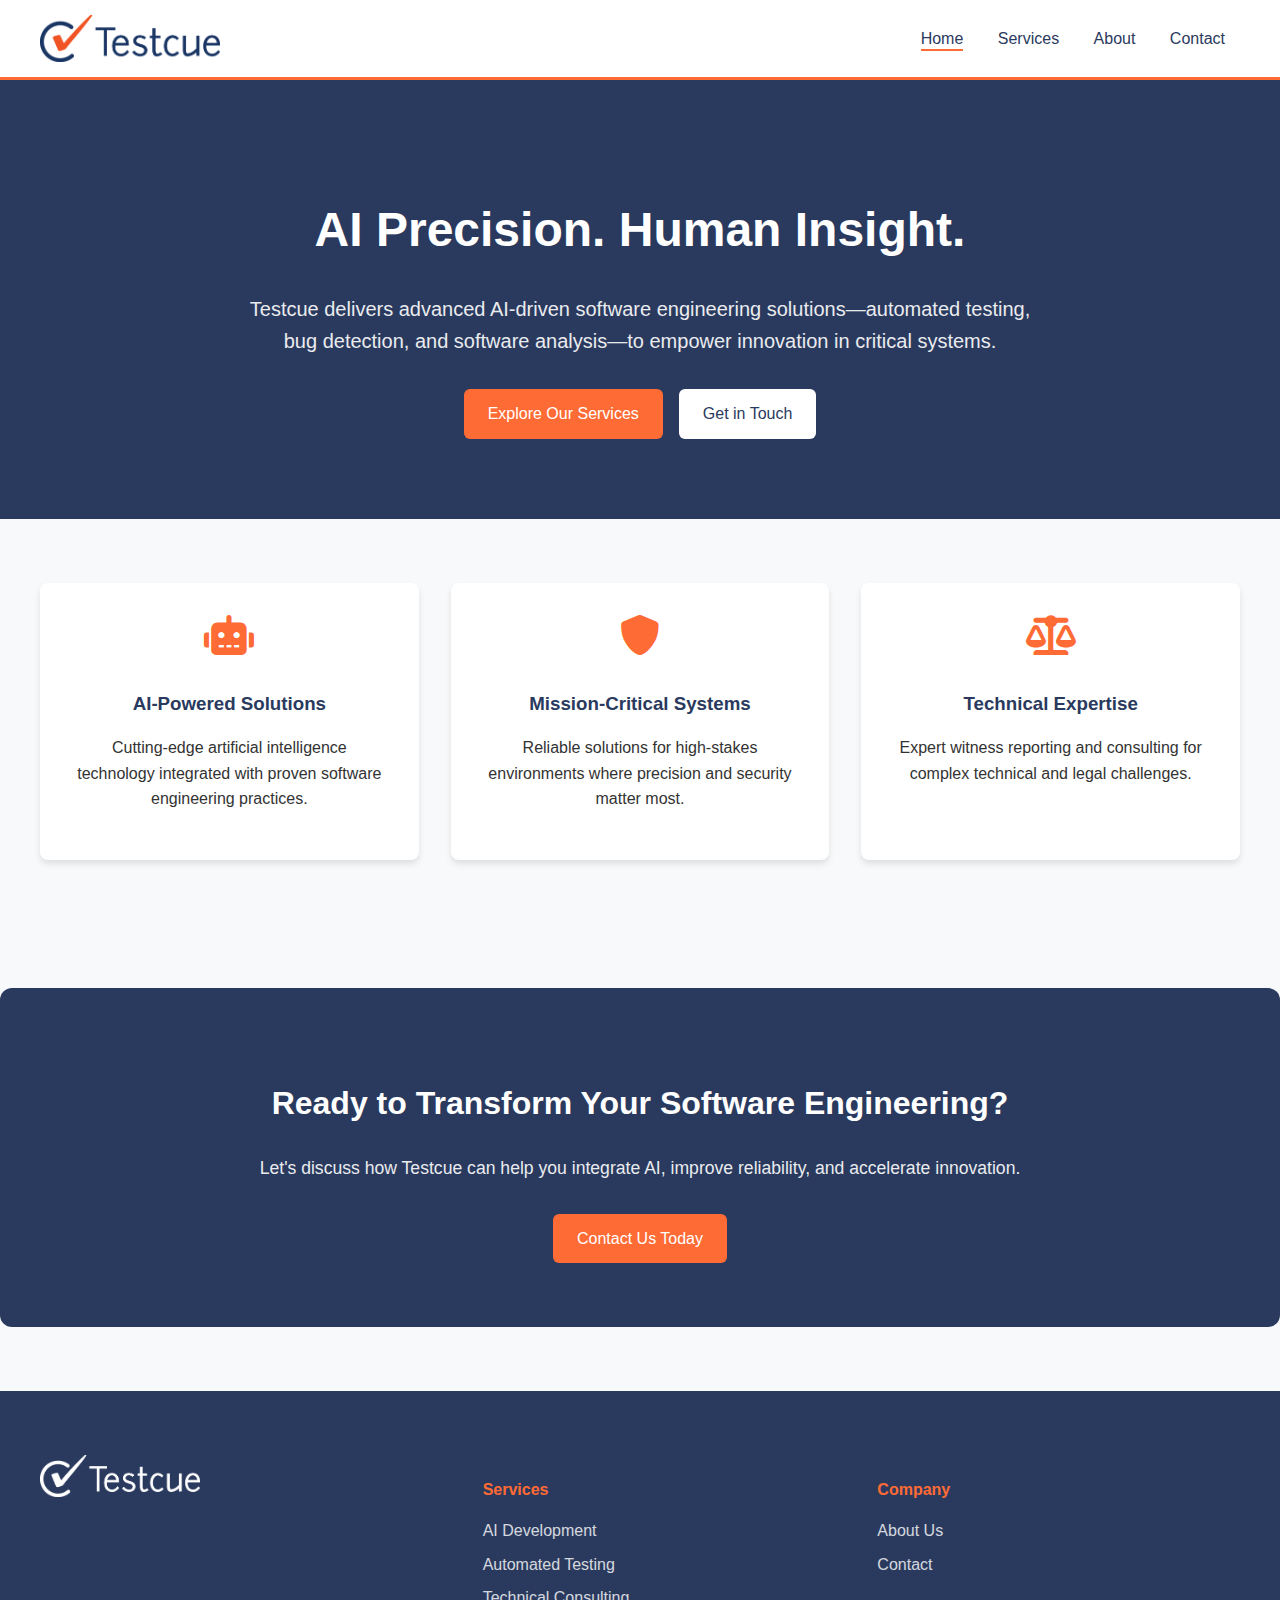
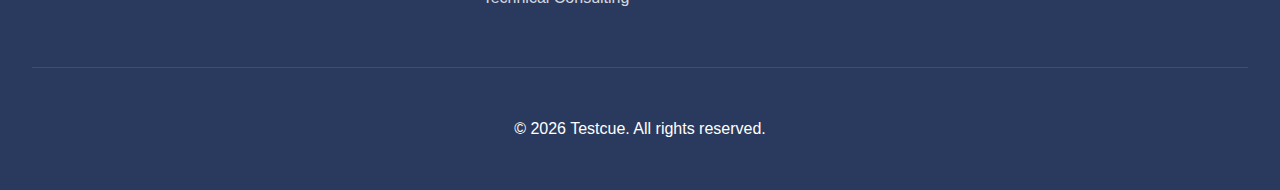
<file: index.html>
<!DOCTYPE html>
<html lang="en">
<head>
    <meta charset="UTF-8" />
    <meta name="viewport" content="width=device-width, initial-scale=1.0"/>
    <title>Testcue</title>
    <link rel="icon" type="image/png" sizes="32x32" href="images/favicon/favicon-32x32.png">
    <link rel="icon" type="image/png" sizes="16x16" href="images/favicon/favicon-16x16.png">
    <link rel="apple-touch-icon" sizes="180x180" href="images/favicon/apple-touch-icon.png">
    <link rel="manifest" href="site.webmanifest">
    <link rel="stylesheet" href="style/main.css" />
    <link rel="stylesheet" href="https://cdnjs.cloudflare.com/ajax/libs/font-awesome/6.0.0/css/all.min.css" />
    <script src="scripts/main.js"></script>
</head>
<body>
    <header>
        <div class="header-flex">
            <img src="images/Testcue_colour.png" alt="Testcue Logo" class="logo"/>
            <nav>
                <a href="index.html" class="active">Home</a>
                <a href="services.html">Services</a>
                <a href="about.html">About</a>
                <a href="contact.html">Contact</a>
            </nav>
        </div>
    </header>
    
    <div class="hero">
        <div class="hero-content">
            <h1>AI Precision. Human Insight.</h1>
            <p class="hero-text">Testcue delivers advanced AI-driven software engineering solutions—automated testing, bug detection, and software analysis—to empower innovation in critical systems.</p>
            <div class="hero-buttons">
                <a href="services.html" class="btn btn-primary">Explore Our Services</a>
                <a href="contact.html" class="btn btn-secondary">Get in Touch</a>
            </div>
        </div>
    </div>

    <main class="home-main">
        <section class="features">
            <div class="feature-card">
                <i class="fas fa-robot"></i>
                <h3>AI-Powered Solutions</h3>
                <p>Cutting-edge artificial intelligence technology integrated with proven software engineering practices.</p>
            </div>
            <div class="feature-card">
                <i class="fas fa-shield-alt"></i>
                <h3>Mission-Critical Systems</h3>
                <p>Reliable solutions for high-stakes environments where precision and security matter most.</p>
            </div>
            <div class="feature-card">
                <i class="fas fa-balance-scale"></i>
                <h3>Technical Expertise</h3>
                <p>Expert witness reporting and consulting for complex technical and legal challenges.</p>
            </div>
        </section>

        <section class="cta-section">
            <h2>Ready to Transform Your Software Engineering?</h2>
            <p>Let's discuss how Testcue can help you integrate AI, improve reliability, and accelerate innovation.</p>
            <a href="contact.html" class="btn btn-primary">Contact Us Today</a>
        </section>
    </main>

    <footer>
        <div class="footer-content">
            <div class="footer-logo">
                <img src="images/Testcue_white.png" alt="Testcue Logo" class="footer-logo-img"/>
            </div>
            <div class="footer-links">
                <div class="footer-column">
                    <h4>Services</h4>
                    <a href="services.html#ai-development">AI Development</a>
                    <a href="services.html#testing">Automated Testing</a>
                    <a href="services.html#consulting">Technical Consulting</a>
                </div>
                <div class="footer-column">
                    <h4>Company</h4>
                    <a href="about.html">About Us</a>
                    <a href="contact.html">Contact</a>
                </div>
            </div>
        </div>
        <div class="footer-bottom">
            <p>&copy; <span id="copyright-year"></span> Testcue. All rights reserved.</p>
        </div>
    </footer>
</body>
</html>
</file>
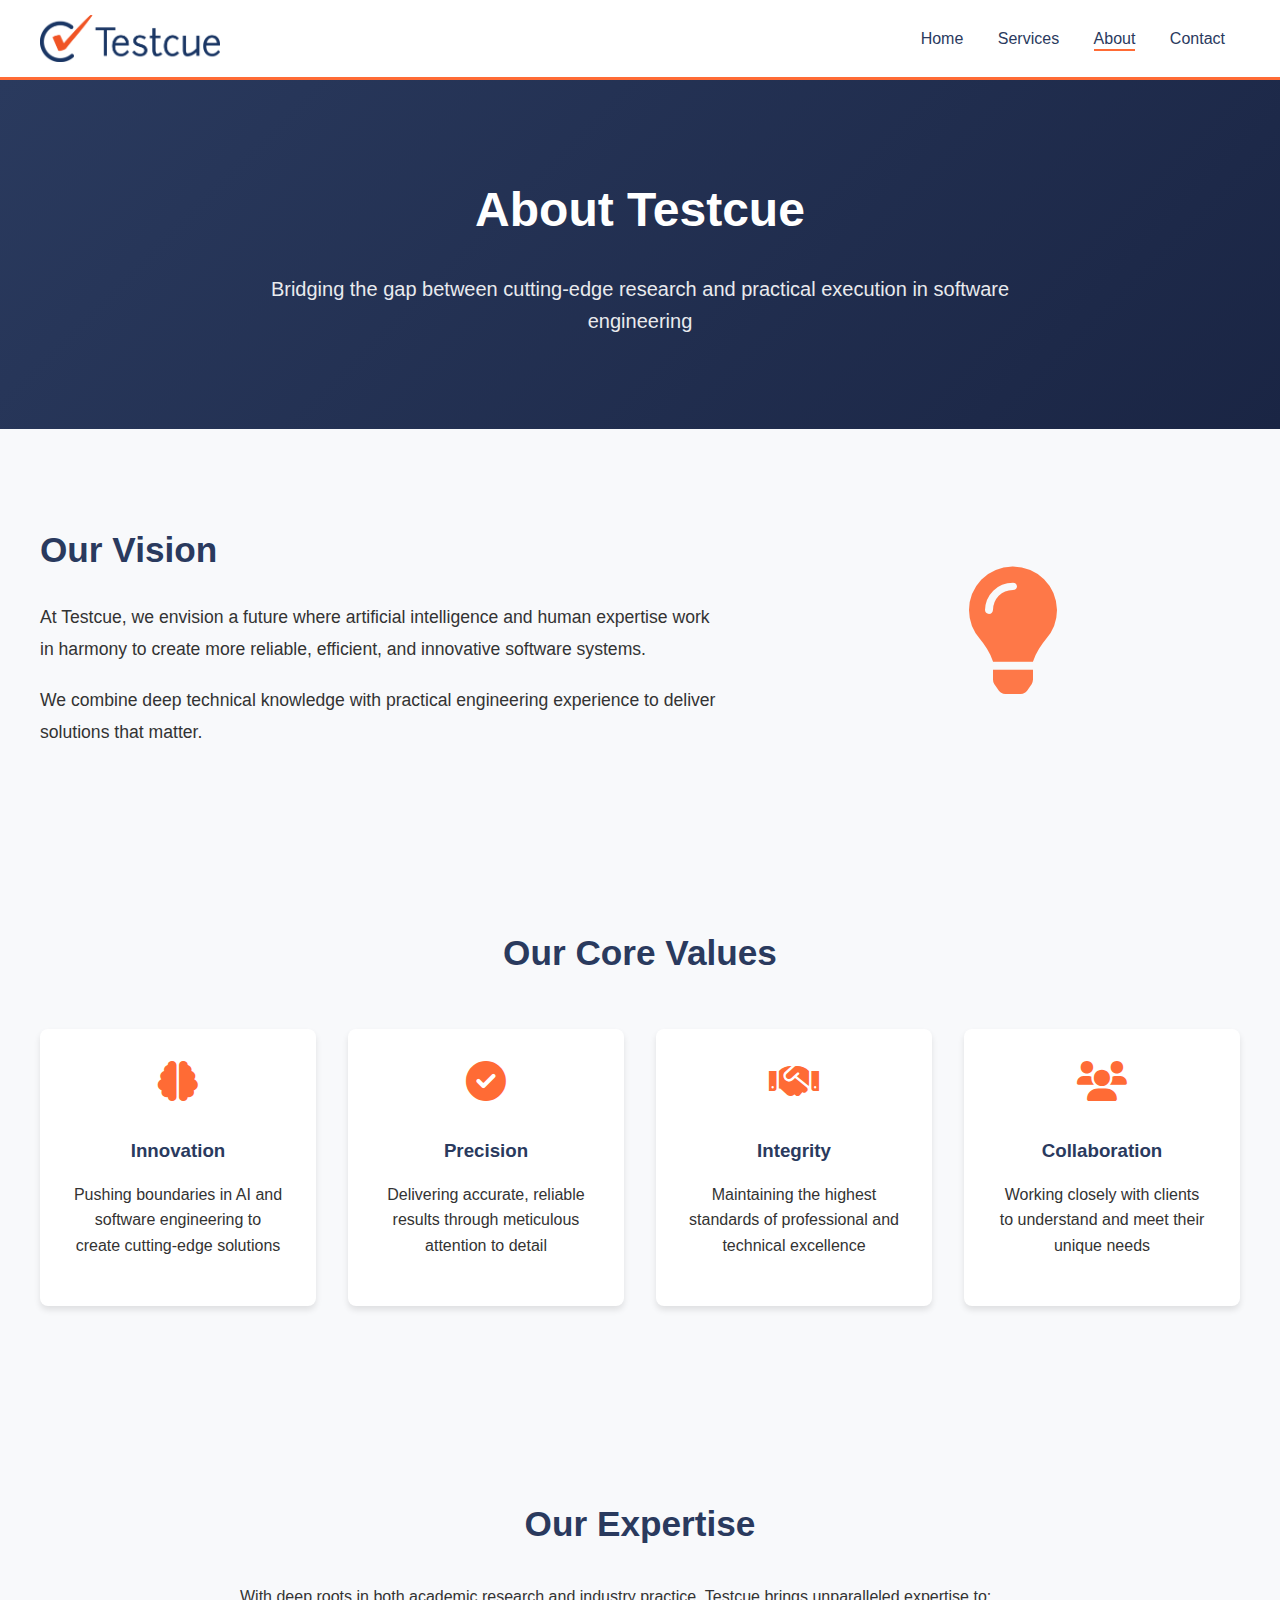
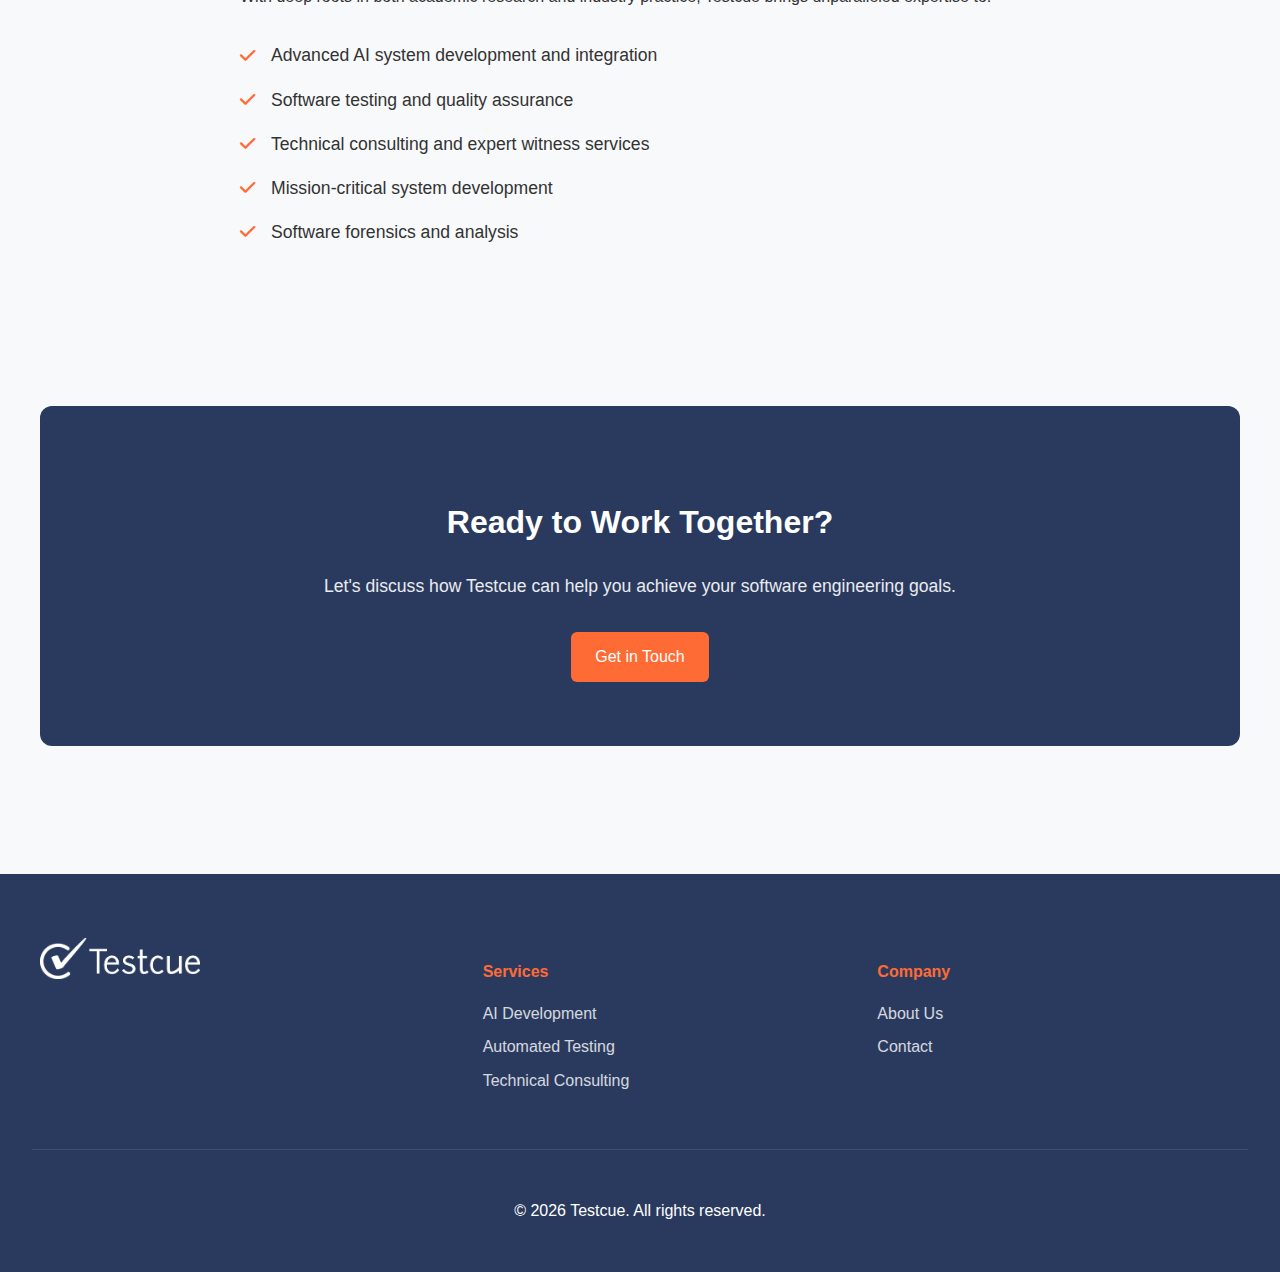
<file: about.html>
<!DOCTYPE html>
<html lang="en">
<head>
    <meta charset="UTF-8" />
    <meta name="viewport" content="width=device-width, initial-scale=1.0"/>
    <title>About - Testcue</title>
    <link rel="icon" type="image/png" sizes="32x32" href="images/favicon/favicon-32x32.png">
    <link rel="icon" type="image/png" sizes="16x16" href="images/favicon/favicon-16x16.png">
    <link rel="apple-touch-icon" sizes="180x180" href="images/favicon/apple-touch-icon.png">
    <link rel="manifest" href="site.webmanifest">
    <link rel="stylesheet" href="style/main.css" />
    <link rel="stylesheet" href="https://cdnjs.cloudflare.com/ajax/libs/font-awesome/6.0.0/css/all.min.css" />
    <script src="scripts/main.js"></script>
</head>
<body>
    <header>
        <div class="header-flex">
            <img src="images/Testcue_colour.png" alt="Testcue Logo" class="logo"/>
            <nav>
                <a href="index.html">Home</a>
                <a href="services.html">Services</a>
                <a href="about.html" class="active">About</a>
                <a href="contact.html">Contact</a>
            </nav>
        </div>
    </header>

    <div class="hero about-hero">
        <div class="hero-content">
            <h1>About Testcue</h1>
            <p class="hero-text">Bridging the gap between cutting-edge research and practical execution in software engineering</p>
        </div>
    </div>

    <main class="about-main">
        <section class="about-intro">
            <div class="about-grid">
                <div class="about-text">
                    <h2>Our Vision</h2>
                    <p>At Testcue, we envision a future where artificial intelligence and human expertise work in harmony to create more reliable, efficient, and innovative software systems.</p>
                    <p>We combine deep technical knowledge with practical engineering experience to deliver solutions that matter.</p>
                </div>
                <div class="about-image">
                    <i class="fas fa-lightbulb vision-icon"></i>
                </div>
            </div>
        </section>

        <section class="values-section">
            <h2>Our Core Values</h2>
            <div class="values-grid">
                <div class="value-card">
                    <i class="fas fa-brain"></i>
                    <h3>Innovation</h3>
                    <p>Pushing boundaries in AI and software engineering to create cutting-edge solutions</p>
                </div>
                <div class="value-card">
                    <i class="fas fa-check-circle"></i>
                    <h3>Precision</h3>
                    <p>Delivering accurate, reliable results through meticulous attention to detail</p>
                </div>
                <div class="value-card">
                    <i class="fas fa-handshake"></i>
                    <h3>Integrity</h3>
                    <p>Maintaining the highest standards of professional and technical excellence</p>
                </div>
                <div class="value-card">
                    <i class="fas fa-users"></i>
                    <h3>Collaboration</h3>
                    <p>Working closely with clients to understand and meet their unique needs</p>
                </div>
            </div>
        </section>

        <section class="expertise-section">
            <h2>Our Expertise</h2>
            <div class="expertise-content">
                <div class="expertise-text">
                    <p>With deep roots in both academic research and industry practice, Testcue brings unparalleled expertise to:</p>
                    <ul class="expertise-list">
                        <li><i class="fas fa-check"></i>Advanced AI system development and integration</li>
                        <li><i class="fas fa-check"></i>Software testing and quality assurance</li>
                        <li><i class="fas fa-check"></i>Technical consulting and expert witness services</li>
                        <li><i class="fas fa-check"></i>Mission-critical system development</li>
                        <li><i class="fas fa-check"></i>Software forensics and analysis</li>
                    </ul>
                </div>
            </div>
        </section>

        <section class="cta-section">
            <h2>Ready to Work Together?</h2>
            <p>Let's discuss how Testcue can help you achieve your software engineering goals.</p>
            <a href="contact.html" class="btn btn-primary">Get in Touch</a>
        </section>
    </main>

    <footer>
        <div class="footer-content">
            <div class="footer-logo">
                <img src="images/Testcue_white.png" alt="Testcue Logo" class="footer-logo-img"/>
            </div>
            <div class="footer-links">
                <div class="footer-column">
                    <h4>Services</h4>
                    <a href="services.html#ai-development">AI Development</a>
                    <a href="services.html#testing">Automated Testing</a>
                    <a href="services.html#consulting">Technical Consulting</a>
                </div>
                <div class="footer-column">
                    <h4>Company</h4>
                    <a href="about.html">About Us</a>
                    <a href="contact.html">Contact</a>
                </div>
            </div>
        </div>
        <div class="footer-bottom">
            <p>&copy; <span id="copyright-year"></span> Testcue. All rights reserved.</p>
        </div>
    </footer>
</body>
</html>
</file>
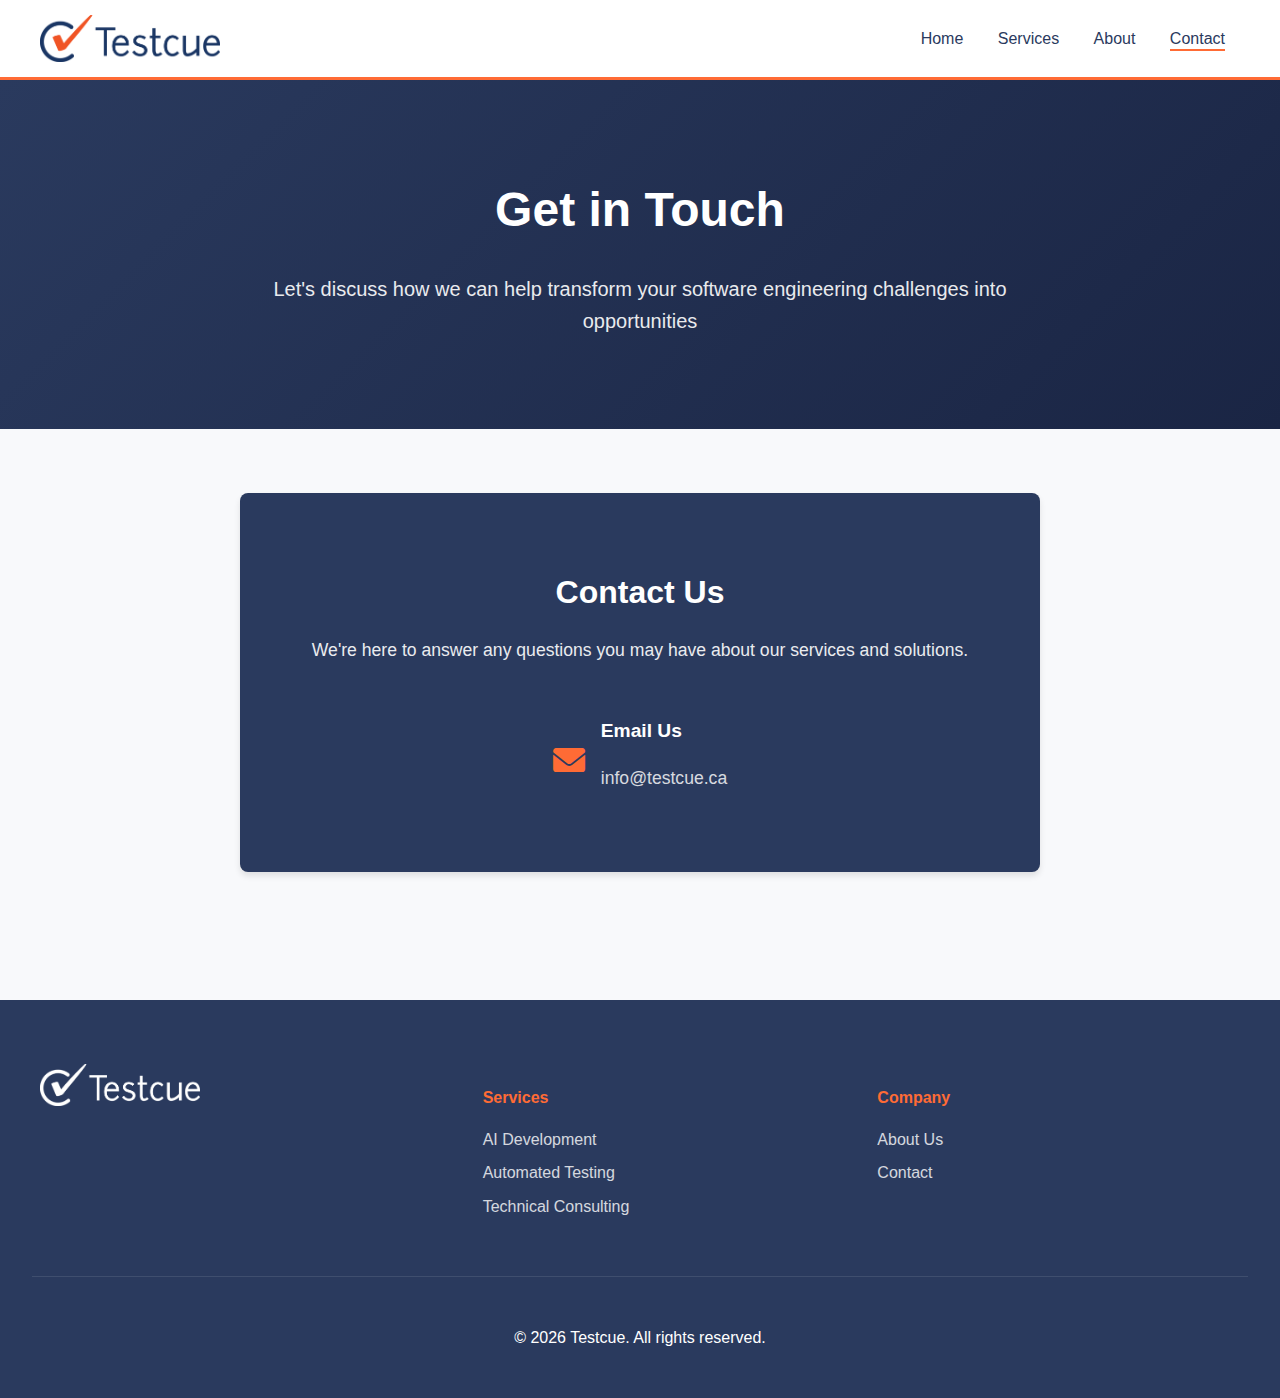
<file: contact.html>
<!DOCTYPE html>
<html lang="en">
<head>
    <meta charset="UTF-8" />
    <meta name="viewport" content="width=device-width, initial-scale=1.0"/>
    <title>Contact - Testcue</title>
    <link rel="icon" type="image/png" sizes="32x32" href="images/favicon/favicon-32x32.png">
    <link rel="icon" type="image/png" sizes="16x16" href="images/favicon/favicon-16x16.png">
    <link rel="apple-touch-icon" sizes="180x180" href="images/favicon/apple-touch-icon.png">
    <link rel="manifest" href="site.webmanifest">
    <link rel="stylesheet" href="style/main.css" />
    <link rel="stylesheet" href="https://cdnjs.cloudflare.com/ajax/libs/font-awesome/6.0.0/css/all.min.css" />
    <script src="scripts/main.js"></script>
</head>
<body>
    <header>
        <div class="header-flex">
            <img src="images/Testcue_colour.png" alt="Testcue Logo" class="logo"/>
            <nav>
                <a href="index.html">Home</a>
                <a href="services.html">Services</a>
                <a href="about.html">About</a>
                <a href="contact.html" class="active">Contact</a>
            </nav>
        </div>
    </header>

    <div class="hero contact-hero">
        <div class="hero-content">
            <h1>Get in Touch</h1>
            <p class="hero-text">Let's discuss how we can help transform your software engineering challenges into opportunities</p>
        </div>
    </div>

    <main class="contact-main">
        <section class="contact-info-section">
            <div class="contact-info-card">
                <h2>Contact Us</h2>
                <p>We're here to answer any questions you may have about our services and solutions.</p>
                
                <div class="contact-method">
                    <i class="fas fa-envelope"></i>
                    <div>
                        <h3>Email Us</h3>
                        <p><a href="mailto:info@testcue.ca">info@testcue.ca</a></p>
                    </div>
                </div>
            </div>
        </section>
    </main>

    <footer>
        <div class="footer-content">
            <div class="footer-logo">
                <img src="images/Testcue_white.png" alt="Testcue Logo" class="footer-logo-img"/>
            </div>
            <div class="footer-links">
                <div class="footer-column">
                    <h4>Services</h4>
                    <a href="services.html#ai-development">AI Development</a>
                    <a href="services.html#testing">Automated Testing</a>
                    <a href="services.html#consulting">Technical Consulting</a>
                </div>
                <div class="footer-column">
                    <h4>Company</h4>
                    <a href="about.html">About Us</a>
                    <a href="contact.html">Contact</a>
                </div>
            </div>
        </div>
        <div class="footer-bottom">
            <p>&copy; <span id="copyright-year"></span> Testcue. All rights reserved.</p>
        </div>
    </footer>
</body>
</html>
</file>
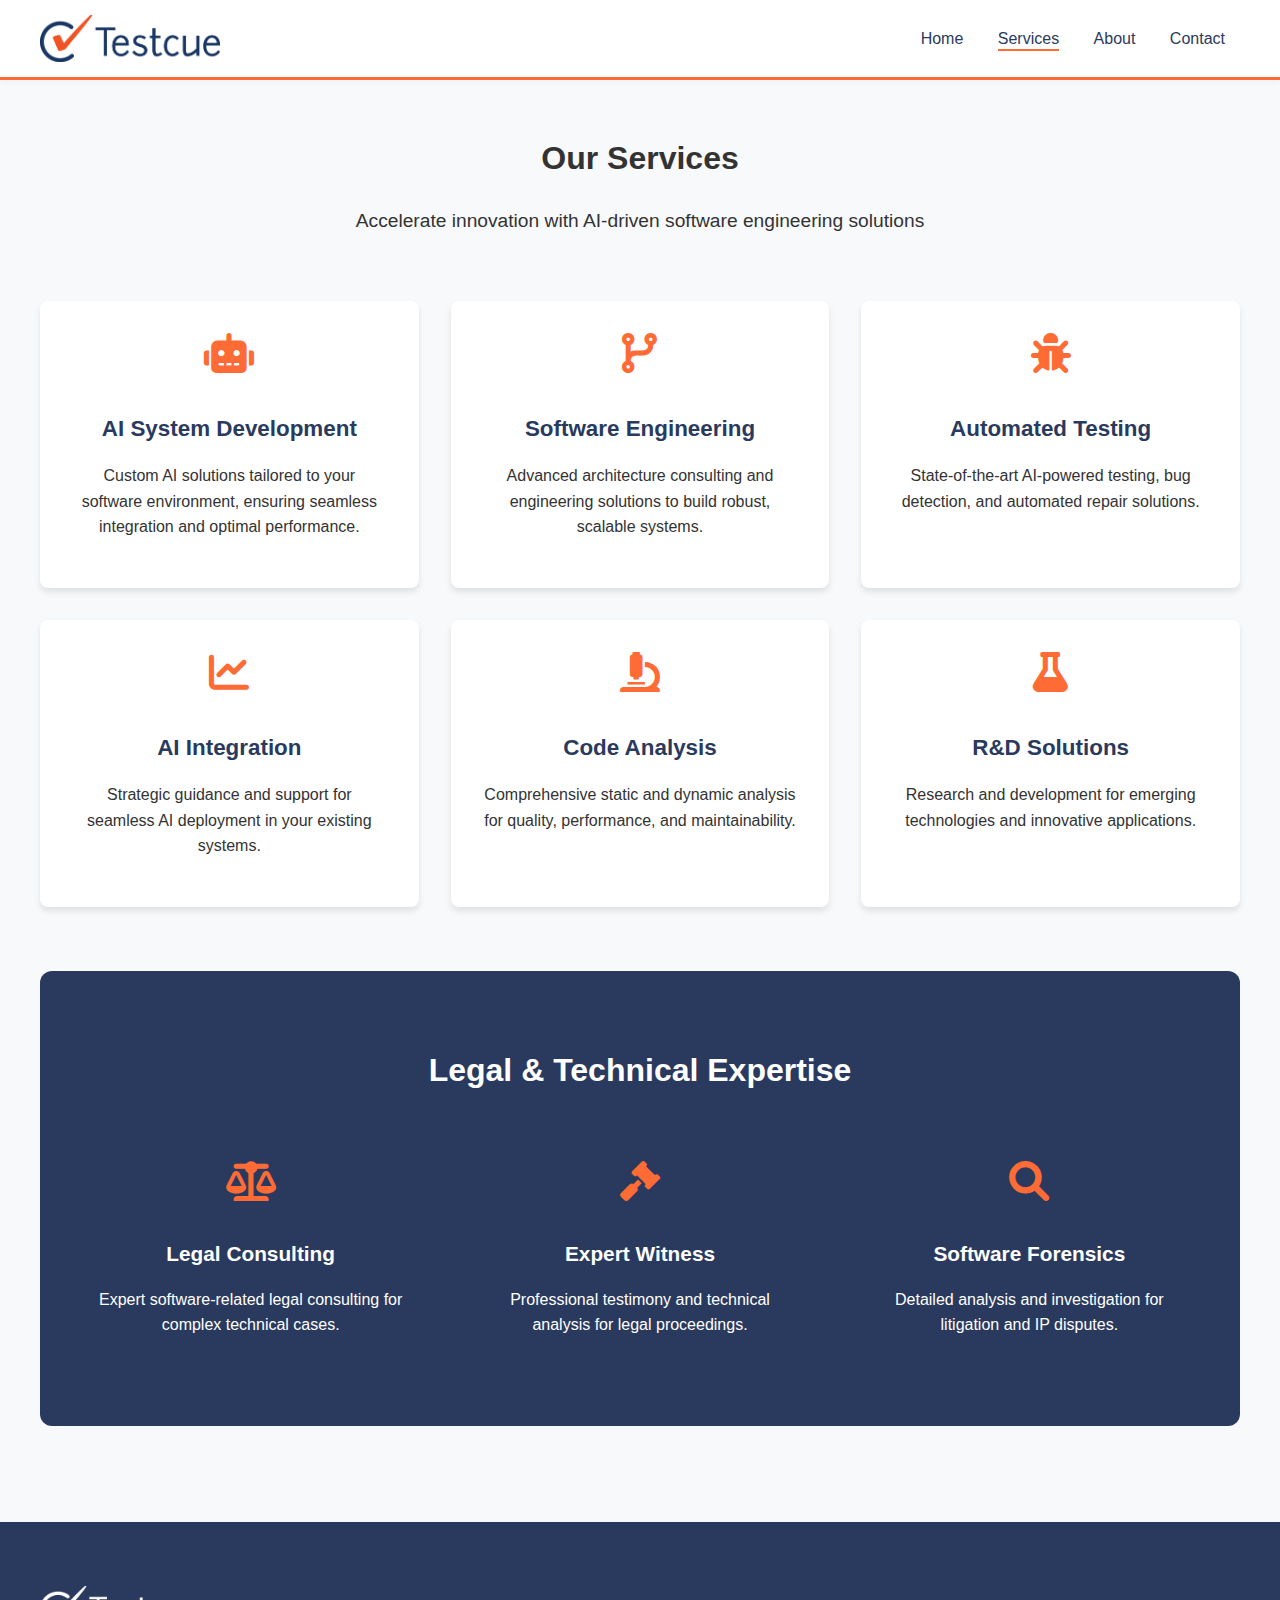
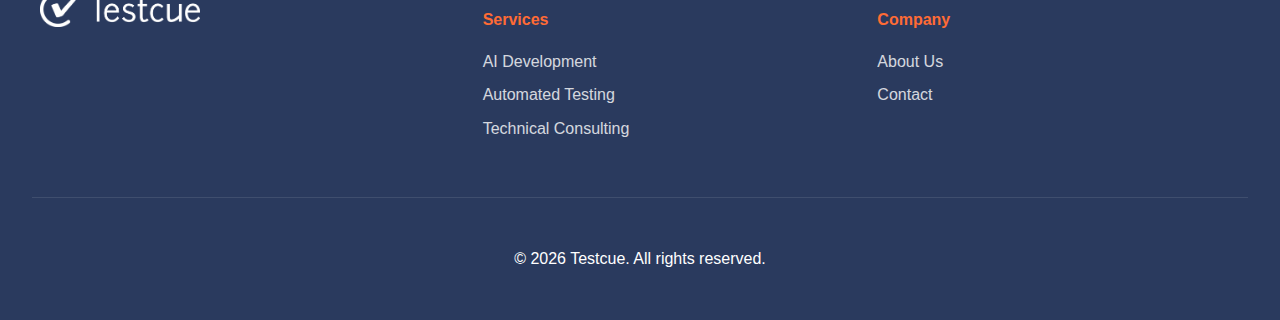
<file: services.html>
<!DOCTYPE html>
<html lang="en">
<head>
    <meta charset="UTF-8" />
    <meta name="viewport" content="width=device-width, initial-scale=1.0"/>
    <title>Services - Testcue</title>
    <link rel="icon" type="image/png" sizes="32x32" href="images/favicon/favicon-32x32.png">
    <link rel="icon" type="image/png" sizes="16x16" href="images/favicon/favicon-16x16.png">
    <link rel="apple-touch-icon" sizes="180x180" href="images/favicon/apple-touch-icon.png">
    <link rel="manifest" href="site.webmanifest">
    <link rel="stylesheet" href="style/main.css" />
    <link rel="stylesheet" href="https://cdnjs.cloudflare.com/ajax/libs/font-awesome/6.0.0/css/all.min.css" />
    <script src="scripts/main.js"></script>
</head>
<body>
    <header>
        <div class="header-flex">
            <img src="images/Testcue_colour.png" alt="Testcue Logo" class="logo"/>
            <nav>
                <a href="index.html">Home</a>
                <a href="services.html" class="active">Services</a>
                <a href="about.html">About</a>
                <a href="contact.html">Contact</a>
            </nav>
        </div>
    </header>
    <main class="services-main">
        <section class="hero-section">
            <h1>Our Services</h1>
            <p class="subtitle">Accelerate innovation with AI-driven software engineering solutions</p>
        </section>

        <section class="services-grid">
            <div class="service-card">
                <i class="fas fa-robot"></i>
                <h3>AI System Development</h3>
                <p>Custom AI solutions tailored to your software environment, ensuring seamless integration and optimal performance.</p>
            </div>

            <div class="service-card">
                <i class="fas fa-code-branch"></i>
                <h3>Software Engineering</h3>
                <p>Advanced architecture consulting and engineering solutions to build robust, scalable systems.</p>
            </div>

            <div class="service-card">
                <i class="fas fa-bug"></i>
                <h3>Automated Testing</h3>
                <p>State-of-the-art AI-powered testing, bug detection, and automated repair solutions.</p>
            </div>

            <div class="service-card">
                <i class="fas fa-chart-line"></i>
                <h3>AI Integration</h3>
                <p>Strategic guidance and support for seamless AI deployment in your existing systems.</p>
            </div>

            <div class="service-card">
                <i class="fas fa-microscope"></i>
                <h3>Code Analysis</h3>
                <p>Comprehensive static and dynamic analysis for quality, performance, and maintainability.</p>
            </div>

            <div class="service-card">
                <i class="fas fa-flask"></i>
                <h3>R&D Solutions</h3>
                <p>Research and development for emerging technologies and innovative applications.</p>
            </div>
        </section>

        <section class="legal-services">
            <h2>Legal & Technical Expertise</h2>
            <div class="legal-services-content">
                <div class="legal-service-item">
                    <i class="fas fa-balance-scale"></i>
                    <h3>Legal Consulting</h3>
                    <p>Expert software-related legal consulting for complex technical cases.</p>
                </div>
                <div class="legal-service-item">
                    <i class="fas fa-gavel"></i>
                    <h3>Expert Witness</h3>
                    <p>Professional testimony and technical analysis for legal proceedings.</p>
                </div>
                <div class="legal-service-item">
                    <i class="fas fa-search"></i>
                    <h3>Software Forensics</h3>
                    <p>Detailed analysis and investigation for litigation and IP disputes.</p>
                </div>
            </div>
        </section>
    </main>
    <footer>
        <div class="footer-content">
            <div class="footer-logo">
                <img src="images/Testcue_white.png" alt="Testcue Logo" class="footer-logo-img"/>
            </div>
            <div class="footer-links">
                <div class="footer-column">
                    <h4>Services</h4>
                    <a href="services.html#ai-development">AI Development</a>
                    <a href="services.html#testing">Automated Testing</a>
                    <a href="services.html#consulting">Technical Consulting</a>
                </div>
                <div class="footer-column">
                    <h4>Company</h4>
                    <a href="about.html">About Us</a>
                    <a href="contact.html">Contact</a>
                </div>
            </div>
        </div>
        <div class="footer-bottom">
            <p>&copy; <span id="copyright-year"></span> Testcue. All rights reserved.</p>
        </div>
    </footer>
</body>
</html>
</file>
<file: style/main.css>
/* Root variables */
:root {
    --primary-blue: #2a3a5e;
    --primary-orange: #ff6b35;
    --light-bg: #f8f9fb;
    --text-dark: #333;
}

/* Base styles */
body {
    font-family: 'Segoe UI', Arial, sans-serif;
    margin: 0;
    padding: 0;
    line-height: 1.6;
    background: var(--light-bg);
    color: var(--text-dark);
}

/* Header styles */
header {
    background: white;
    padding: 15px 0;
    box-shadow: 0 2px 8px rgba(0,0,0,0.04);
    border-bottom: 3px solid var(--primary-orange);
}

.header-flex {
    display: flex;
    align-items: center;
    justify-content: space-between;
    max-width: 1200px;
    margin: 0 auto;
    padding: 0 20px;
}

.logo {
    max-width: 180px;
    height: auto;
    display: block;
}

/* Navigation */
nav {
    margin: 0;
}

nav a {
    color: var(--primary-blue);
    text-decoration: none;
    margin: 0 15px;
    font-weight: 500;
    transition: color 0.2s;
    position: relative;
}

nav a:hover {
    color: var(--primary-orange);
}

nav a:after {
    content: '';
    position: absolute;
    width: 0;
    height: 2px;
    bottom: -4px;
    left: 0;
    background-color: var(--primary-orange);
    transition: width 0.3s;
}

nav a:hover:after,
nav a.active:after {
    width: 100%;
}

/* Hero Section */
.hero {
    background: var(--primary-blue);
    color: white;
    padding: 80px 20px;
    text-align: center;
}

.hero-content {
    max-width: 800px;
    margin: 0 auto;
}

.hero h1 {
    font-size: 3rem;
    margin-bottom: 1.5rem;
    color: white;
}

.hero-text {
    font-size: 1.25rem;
    margin-bottom: 2rem;
    opacity: 0.9;
}

.hero-buttons {
    display: flex;
    gap: 1rem;
    justify-content: center;
}

/* Buttons */
.btn {
    display: inline-block;
    padding: 12px 24px;
    border-radius: 6px;
    text-decoration: none;
    font-weight: 500;
    transition: transform 0.2s, box-shadow 0.2s;
}

.btn:hover {
    transform: translateY(-2px);
    box-shadow: 0 4px 12px rgba(0,0,0,0.15);
}

.btn-primary {
    background: var(--primary-orange);
    color: white;
}

.btn-secondary {
    background: white;
    color: var(--primary-blue);
}

/* Feature Cards */
.features {
    display: grid;
    grid-template-columns: repeat(auto-fit, minmax(280px, 1fr));
    gap: 2rem;
    padding: 4rem 2rem;
    max-width: 1200px;
    margin: 0 auto;
}

.feature-card {
    background: white;
    padding: 2rem;
    border-radius: 8px;
    text-align: center;
    box-shadow: 0 4px 6px rgba(0,0,0,0.1);
    transition: transform 0.3s ease;
}

.feature-card:hover {
    transform: translateY(-5px);
}

.feature-card i {
    font-size: 2.5rem;
    color: var(--primary-orange);
    margin-bottom: 1rem;
}

.feature-card h3 {
    color: var(--primary-blue);
    margin-bottom: 1rem;
}

/* CTA Section */
.cta-section {
    background: var(--primary-blue);
    color: white;
    padding: 4rem 2rem;
    text-align: center;
    margin-top: 4rem;
    border-radius: 12px;
}

.cta-section h2 {
    margin-bottom: 1.5rem;
    font-size: 2rem;
}

.cta-section p {
    margin-bottom: 2rem;
    font-size: 1.1rem;
    opacity: 0.9;
}

/* Footer */
footer {
    background: var(--primary-blue);
    color: white;
    padding: 4rem 2rem 2rem;
    margin-top: 4rem;
}

.footer-content {
    max-width: 1200px;
    margin: 0 auto;
    display: grid;
    grid-template-columns: 1fr 2fr;
    gap: 4rem;
}

.footer-logo-img {
    max-width: 160px;
}

.footer-links {
    display: grid;
    grid-template-columns: repeat(2, 1fr);
    gap: 2rem;
}

.footer-column h4 {
    color: var(--primary-orange);
    margin-bottom: 1rem;
}

.footer-column a {
    color: white;
    text-decoration: none;
    display: block;
    margin-bottom: 0.5rem;
    opacity: 0.8;
    transition: opacity 0.2s;
}

.footer-column a:hover {
    opacity: 1;
}

.footer-bottom {
    text-align: center;
    margin-top: 3rem;
    padding-top: 2rem;
    border-top: 1px solid rgba(255,255,255,0.1);
}

/* Services Page Styles */
.services-main {
    max-width: 1200px;
    margin: 0 auto;
    padding: 2rem;
}

.hero-section {
    text-align: center;
    margin-bottom: 4rem;
}

.hero-section .subtitle {
    color: var(--text-dark);
    font-size: 1.2rem;
    margin-top: 1rem;
}

.services-grid {
    display: grid;
    grid-template-columns: repeat(auto-fit, minmax(300px, 1fr));
    gap: 2rem;
    margin-bottom: 4rem;
}

.service-card {
    background: white;
    padding: 2rem;
    border-radius: 8px;
    box-shadow: 0 4px 6px rgba(0,0,0,0.1);
    transition: transform 0.3s ease;
    text-align: center;
}

.service-card:hover {
    transform: translateY(-5px);
}

.service-card i {
    font-size: 2.5rem;
    color: var(--primary-orange);
    margin-bottom: 1rem;
}

.service-card h3 {
    color: var(--primary-blue);
    margin-bottom: 1rem;
    font-size: 1.4rem;
}

.legal-services {
    background: var(--primary-blue);
    color: white;
    padding: 3rem 2rem;
    border-radius: 12px;
    margin-top: 4rem;
}

.legal-services h2 {
    text-align: center;
    margin-bottom: 2.5rem;
    font-size: 2rem;
}

.legal-services-content {
    display: grid;
    grid-template-columns: repeat(auto-fit, minmax(250px, 1fr));
    gap: 2rem;
}

.legal-service-item {
    text-align: center;
    padding: 1.5rem;
}

.legal-service-item i {
    font-size: 2.5rem;
    color: var(--primary-orange);
    margin-bottom: 1rem;
}

.legal-service-item h3 {
    margin-bottom: 1rem;
    font-size: 1.3rem;
}

/* About Page Styles */
.about-hero {
    background: linear-gradient(135deg, var(--primary-blue) 0%, #1a2544 100%);
    padding: 60px 20px;
}

.about-main {
    max-width: 1200px;
    margin: 0 auto;
    padding: 4rem 2rem;
}

.about-grid {
    display: grid;
    grid-template-columns: 3fr 2fr;
    gap: 4rem;
    align-items: center;
    margin-bottom: 4rem;
}

.about-text h2 {
    color: var(--primary-blue);
    font-size: 2.2rem;
    margin-bottom: 1.5rem;
}

.about-text p {
    font-size: 1.1rem;
    margin-bottom: 1.2rem;
    line-height: 1.8;
}

.about-image {
    display: flex;
    justify-content: center;
    align-items: center;
}

.vision-icon {
    font-size: 8rem;
    color: var(--primary-orange);
    opacity: 0.9;
}

.values-section {
    padding: 4rem 0;
    background: var(--light-bg);
    margin: 2rem -2rem;
    text-align: center;
}

.values-section h2 {
    color: var(--primary-blue);
    font-size: 2.2rem;
    margin-bottom: 3rem;
}

.values-grid {
    display: grid;
    grid-template-columns: repeat(auto-fit, minmax(250px, 1fr));
    gap: 2rem;
    max-width: 1200px;
    margin: 0 auto;
    padding: 0 2rem;
}

.value-card {
    background: white;
    padding: 2rem;
    border-radius: 8px;
    box-shadow: 0 4px 6px rgba(0,0,0,0.1);
    transition: transform 0.3s ease;
}

.value-card:hover {
    transform: translateY(-5px);
}

.value-card i {
    font-size: 2.5rem;
    color: var(--primary-orange);
    margin-bottom: 1rem;
}

.value-card h3 {
    color: var(--primary-blue);
    margin-bottom: 1rem;
}

.expertise-section {
    padding: 4rem 0;
    text-align: center;
}

.expertise-section h2 {
    color: var(--primary-blue);
    font-size: 2.2rem;
    margin-bottom: 2rem;
}

.expertise-content {
    max-width: 800px;
    margin: 0 auto;
    text-align: left;
}

.expertise-list {
    list-style: none;
    padding: 0;
    margin: 2rem 0;
}

.expertise-list li {
    display: flex;
    align-items: center;
    margin-bottom: 1rem;
    font-size: 1.1rem;
}

.expertise-list i {
    color: var(--primary-orange);
    margin-right: 1rem;
}

/* Contact Page Styles */
.contact-hero {
    background: linear-gradient(135deg, var(--primary-blue) 0%, #1a2544 100%);
    padding: 60px 20px;
}

.contact-main {
    max-width: 800px;
    margin: 0 auto;
    padding: 4rem 2rem;
}

.contact-info-card {
    background: var(--primary-blue);
    color: white;
    padding: 3rem;
    border-radius: 8px;
    box-shadow: 0 4px 6px rgba(0,0,0,0.1);
    text-align: center;
}

.contact-info-card h2 {
    font-size: 2rem;
    margin-bottom: 1rem;
}

.contact-info-card p {
    opacity: 0.9;
    margin-bottom: 2rem;
    font-size: 1.1rem;
}

.contact-method {
    display: flex;
    align-items: center;
    justify-content: center;
    gap: 1rem;
    margin-top: 2rem;
}

.contact-method i {
    font-size: 2rem;
    color: var(--primary-orange);
}

.contact-method div {
    text-align: left;
}

.contact-method h3 {
    color: white;
    margin-bottom: 0.5rem;
    font-size: 1.2rem;
}

.contact-method a {
    color: white;
    text-decoration: none;
    opacity: 0.9;
    transition: opacity 0.2s;
    font-size: 1.1rem;
}

.contact-method a:hover {
    opacity: 1;
    color: var(--primary-orange);
}

/* Responsive adjustments */
@media (max-width: 768px) {
    .services-main {
        padding: 1rem;
    }
    
    .services-grid {
        grid-template-columns: 1fr;
    }
    
    .legal-services-content {
        grid-template-columns: 1fr;
    }
    
    .hero h1 {
        font-size: 2.5rem;
    }
    
    .hero-buttons {
        flex-direction: column;
    }
    
    .footer-content {
        grid-template-columns: 1fr;
        gap: 2rem;
    }
    
    .footer-logo {
        text-align: center;
    }
    
    .footer-links {
        grid-template-columns: 1fr;
    }

    .about-grid {
        grid-template-columns: 1fr;
        gap: 2rem;
    }

    .about-image {
        order: -1;
    }

    .vision-icon {
        font-size: 6rem;
    }

    .values-grid {
        grid-template-columns: 1fr;
    }

    .about-main {
        padding: 2rem 1rem;
    }

    .contact-grid {
        grid-template-columns: 1fr;
        gap: 2rem;
    }

    .contact-form {
        padding: 1.5rem;
    }

    .contact-main {
        padding: 2rem 1rem;
    }
}
</file>
